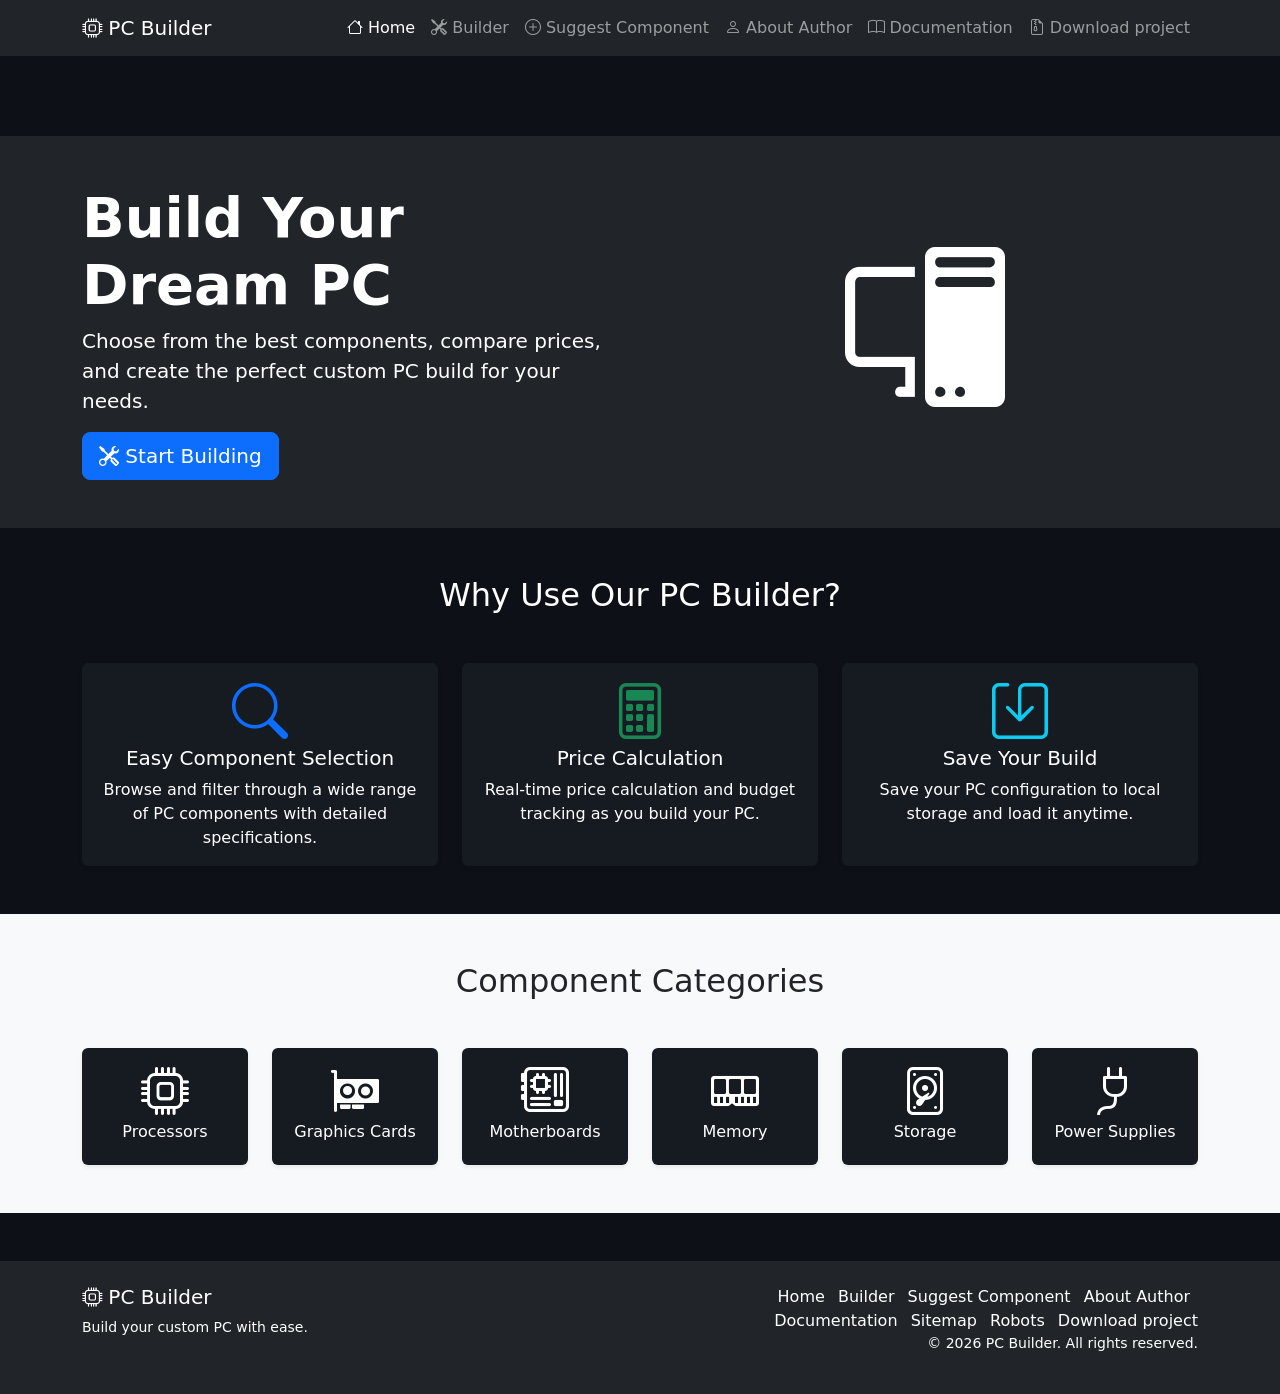
<file: index.html>
<!DOCTYPE html>
<html lang="en">

<head>
    <meta charset="UTF-8">
    <meta name="viewport" content="width=device-width, initial-scale=1.0">
    <meta name="description"
        content="PC Builder - Build your custom PC with ease. Choose components, compare prices, and create your dream build.">
    <title>PC Builder - Home</title>
    <!-- Bootstrap 5 CSS -->
    <link href="https://cdn.jsdelivr.net/npm/bootstrap@5.3.2/dist/css/bootstrap.min.css" rel="stylesheet">
    <!-- Bootstrap Icons -->
    <link href="https://cdn.jsdelivr.net/npm/bootstrap-icons@1.11.1/font/bootstrap-icons.css" rel="stylesheet">
    <!-- Font Awesome Icons -->
    <link href="https://cdnjs.cloudflare.com/ajax/libs/font-awesome/6.5.2/css/all.min.css" rel="stylesheet">
    <!-- Custom CSS -->
    <link rel="stylesheet" href="assets/css/style.css">
    <!-- Favicon -->
    <link rel="shortcut icon" href="assets/images/favicon/fav.png" type="image/x-icon">
</head>

<body>
    <!-- Navigation -->
    <nav class="navbar navbar-expand-lg navbar-dark bg-dark fixed-top">
        <div class="container">
            <a class="navbar-brand" href="index.html">
                <i class="bi bi-cpu"></i> PC Builder
            </a>
            <button class="navbar-toggler" type="button" data-bs-toggle="collapse" data-bs-target="#navbarNav">
                <span class="navbar-toggler-icon"></span>
            </button>
            <div class="collapse navbar-collapse" id="navbarNav">
                <ul class="navbar-nav ms-auto">
                    <li class="nav-item">
                        <a class="nav-link active" href="index.html"><i class="bi bi-house"></i> Home</a>
                    </li>
                    <li class="nav-item">
                        <a class="nav-link" href="builder.html"><i class="bi bi-tools"></i> Builder</a>
                    </li>
                    <li class="nav-item">
                        <a class="nav-link" href="suggest.html"><i class="bi bi-plus-circle"></i> Suggest Component</a>
                    </li>
                    <li class="nav-item">
                        <a class="nav-link" href="author.html"><i class="bi bi-person"></i> About Author</a>
                    </li>
                    <li class="nav-item">
                        <a class="nav-link" href="doc.pdf" target="_blank"><i class="bi bi-book"></i>
                            Documentation</a>
                    </li>
                    <li class="nav-item">
                        <a class="nav-link" href="sajt.zip" target="_blank" rel="noopener noreferrer"><i class="bi bi-file-earmark-zip"></i>
                            Download project</a>
                    </li>
                </ul>
            </div>
        </div>
    </nav>

    <!-- Hero Section -->
    <header class="hero-section bg-dark text-white py-5" style="margin-top: 56px;">
        <div class="container">
            <div class="row align-items-center min-vh-50">
                <div class="col-lg-6">
                    <h1 class="display-4 fw-bold">Build Your Dream PC</h1>
                    <p class="lead">Choose from the best components, compare prices, and create the perfect custom PC
                        build for your needs.</p>
                    <a href="builder.html" class="btn btn-primary btn-lg">
                        <i class="bi bi-tools"></i> Start Building
                    </a>
                </div>
                <div class="col-lg-6 text-center">
                    <i class="bi bi-pc-display" style="font-size: 10rem;"></i>
                </div>
            </div>
        </div>
    </header>

    <!-- Features Section -->
    <section class="py-5">
        <div class="container">
            <h2 class="text-center text-white mb-5">Why Use Our PC Builder?</h2>
            <div class="row g-4">
                <div class="col-md-4">
                    <div class="card h-100 border-0 shadow-sm">
                        <div class="card-body text-center">
                            <i class="bi bi-search display-4 text-primary mb-3"></i>
                            <h5 class="card-title">Easy Component Selection</h5>
                            <p class="card-text">Browse and filter through a wide range of PC components with detailed
                                specifications.</p>
                        </div>
                    </div>
                </div>
                <div class="col-md-4">
                    <div class="card h-100 border-0 shadow-sm">
                        <div class="card-body text-center">
                            <i class="bi bi-calculator display-4 text-success mb-3"></i>
                            <h5 class="card-title">Price Calculation</h5>
                            <p class="card-text">Real-time price calculation and budget tracking as you build your PC.
                            </p>
                        </div>
                    </div>
                </div>
                <div class="col-md-4">
                    <div class="card h-100 border-0 shadow-sm">
                        <div class="card-body text-center">
                            <i class="bi bi-save display-4 text-info mb-3"></i>
                            <h5 class="card-title">Save Your Build</h5>
                            <p class="card-text">Save your PC configuration to local storage and load it anytime.</p>
                        </div>
                    </div>
                </div>
            </div>
        </div>
    </section>

    <!-- Categories Preview -->
    <section class="py-5 bg-light">
        <div class="container">
            <h2 class="text-center mb-5">Component Categories</h2>
            <div class="row g-4">
                <div class="col-6 col-md-4 col-lg-2">
                    <a href="builder.html?category=processor" class="text-decoration-none">
                        <div class="card category-card h-100 border-0 shadow-sm text-center">
                            <div class="card-body">
                                <i class="bi bi-cpu display-5 mb-2"></i>
                                <h6 class="card-title text-white">Processors</h6>
                            </div>
                        </div>
                    </a>
                </div>
                <div class="col-6 col-md-4 col-lg-2">
                    <a href="builder.html?category=graphics_card" class="text-decoration-none">
                        <div class="card category-card h-100 border-0 shadow-sm text-center">
                            <div class="card-body">
                                <i class="bi bi-gpu-card display-5 mb-2"></i>
                                <h6 class="card-title text-white">Graphics Cards</h6>
                            </div>
                        </div>
                    </a>
                </div>
                <div class="col-6 col-md-4 col-lg-2">
                    <a href="builder.html?category=motherboard" class="text-decoration-none">
                        <div class="card category-card h-100 border-0 shadow-sm text-center">
                            <div class="card-body">
                                <i class="bi bi-motherboard display-5 mb-2"></i>
                                <h6 class="card-title text-white">Motherboards</h6>
                            </div>
                        </div>
                    </a>
                </div>
                <div class="col-6 col-md-4 col-lg-2">
                    <a href="builder.html?category=memory" class="text-decoration-none">
                        <div class="card category-card h-100 border-0 shadow-sm text-center">
                            <div class="card-body">
                                <i class="bi bi-memory display-5 mb-2"></i>
                                <h6 class="card-title text-white">Memory</h6>
                            </div>
                        </div>
                    </a>
                </div>
                <div class="col-6 col-md-4 col-lg-2">
                    <a href="builder.html?category=storage" class="text-decoration-none">
                        <div class="card category-card h-100 border-0 shadow-sm text-center">
                            <div class="card-body">
                                <i class="bi bi-device-hdd display-5 mb-2"></i>
                                <h6 class="card-title text-white">Storage</h6>
                            </div>
                        </div>
                    </a>
                </div>
                <div class="col-6 col-md-4 col-lg-2">
                    <a href="builder.html?category=power_supply" class="text-decoration-none">
                        <div class="card category-card h-100 border-0 shadow-sm text-center">
                            <div class="card-body">
                                <i class="bi bi-plug display-5 mb-2"></i>
                                <h6 class="card-title text-white">Power Supplies</h6>
                            </div>
                        </div>
                    </a>
                </div>
            </div>
        </div>
    </section>

    <!-- Footer -->
    <footer class="bg-dark text-white py-4 mt-5">
        <div class="container">
            <div class="row">
                <div class="col-md-6">
                    <h5><i class="bi bi-cpu"></i> PC Builder</h5>
                    <p class="small">Build your custom PC with ease.</p>
                </div>
                <div class="col-md-6 text-md-end">
                    <ul class="list-inline mb-0">
                        <li class="list-inline-item"><a href="index.html" class="text-white text-decoration-none">Home</a></li>
                        <li class="list-inline-item"><a href="builder.html" class="text-white text-decoration-none">Builder</a></li>
                        <li class="list-inline-item"><a href="suggest.html" class="text-white text-decoration-none">Suggest Component</a></li>
                        <li class="list-inline-item"><a href="author.html" class="text-white text-decoration-none">About Author</a></li>
                        <li class="list-inline-item"><a href="doc.pdf" target="_blank" class="text-white text-decoration-none">Documentation</a></li>
                        <li class="list-inline-item"><a href="sitemap.xml" target="_blank" class="text-white text-decoration-none">Sitemap</a></li>
                        <li class="list-inline-item"><a href="robots.txt" target="_blank" class="text-white text-decoration-none">Robots</a></li>
                        <li class="list-inline-item"><a href="sajt.zip" target="_blank" rel="noopener noreferrer" class="text-white text-decoration-none">Download project</a></li>
                    </ul>
                    <p class="small" id="footer-text">&copy; 2026 PC Builder. All rights reserved.</p>
                </div>
            </div>
        </div>
    </footer>

    <!-- Bootstrap 5 JS Bundle -->
    <script src="https://cdn.jsdelivr.net/npm/bootstrap@5.3.2/dist/js/bootstrap.bundle.min.js"></script>
    <!-- Custom JS -->
    <script src="assets/js/main.js"></script>
</body>

</html>
</file>
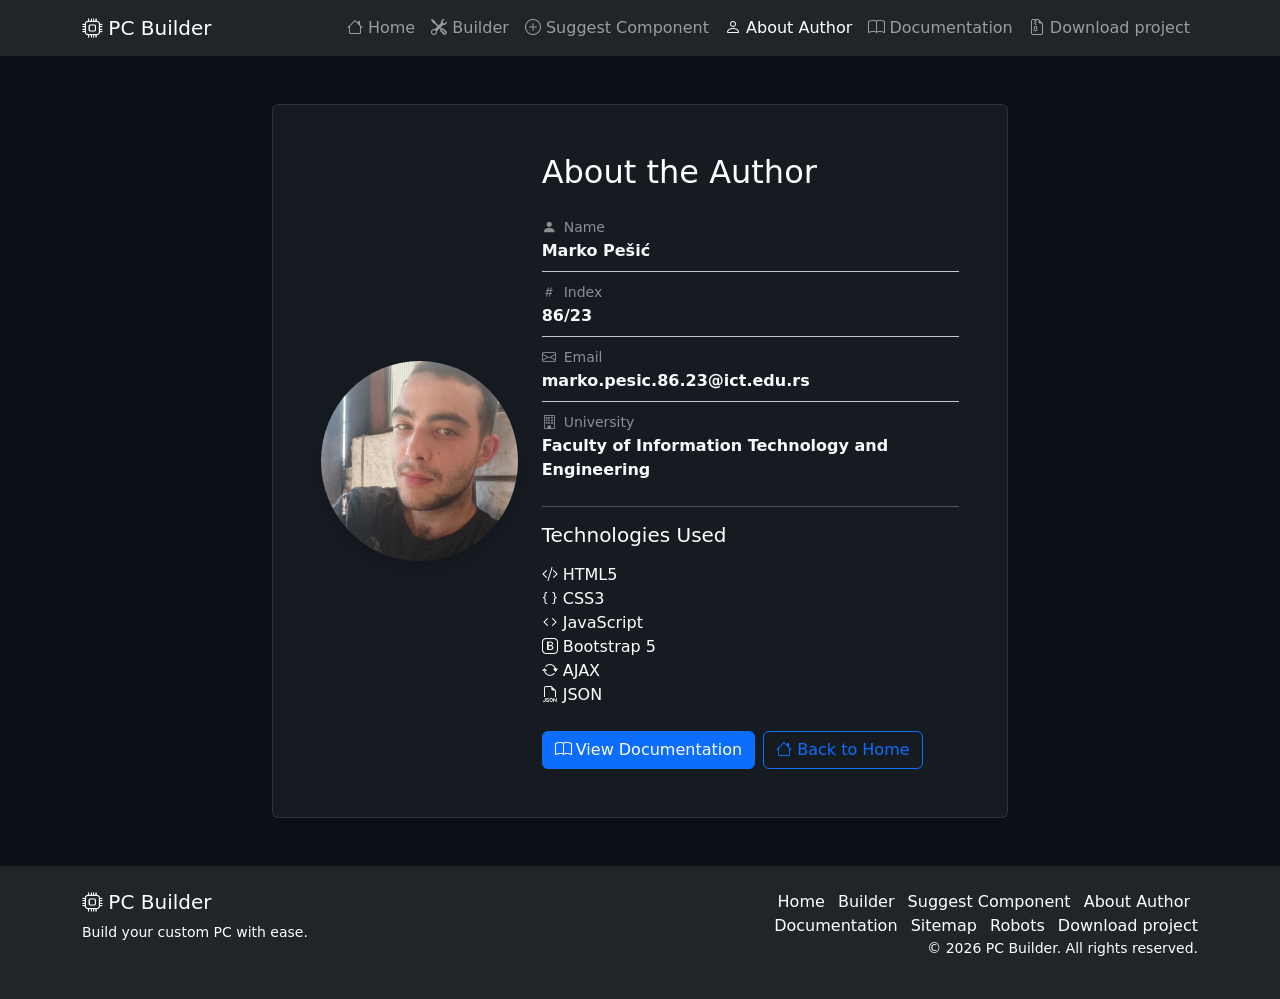
<file: author.html>
<!DOCTYPE html>
<html lang="en">

<head>
    <meta charset="UTF-8">
    <meta name="viewport" content="width=device-width, initial-scale=1.0">
    <meta name="description"
        content="PC Builder - Build your custom PC with ease. Choose components, compare prices, and create your dream build.">
    <title>PC Builder - Author</title>
    <!-- Bootstrap 5 CSS -->
    <link href="https://cdn.jsdelivr.net/npm/bootstrap@5.3.2/dist/css/bootstrap.min.css" rel="stylesheet">
    <!-- Bootstrap Icons -->
    <link href="https://cdn.jsdelivr.net/npm/bootstrap-icons@1.11.1/font/bootstrap-icons.css" rel="stylesheet">
    <!-- Font Awesome Icons -->
    <link href="https://cdnjs.cloudflare.com/ajax/libs/font-awesome/6.5.2/css/all.min.css" rel="stylesheet">
    <!-- Custom CSS -->
    <link rel="stylesheet" href="assets/css/style.css">
    <!-- Favicon -->
    <link rel="shortcut icon" href="assets/images/favicon/fav.png" type="image/x-icon">
</head>

<body>
    <!-- Navigation -->
    <nav class="navbar navbar-expand-lg navbar-dark bg-dark fixed-top">
        <div class="container">
            <a class="navbar-brand" href="index.html">
                <i class="bi bi-cpu"></i> PC Builder
            </a>
            <button class="navbar-toggler" type="button" data-bs-toggle="collapse" data-bs-target="#navbarNav">
                <span class="navbar-toggler-icon"></span>
            </button>
            <div class="collapse navbar-collapse" id="navbarNav">
                <ul class="navbar-nav ms-auto">
                    <li class="nav-item">
                        <a class="nav-link" href="index.html"><i class="bi bi-house"></i> Home</a>
                    </li>
                    <li class="nav-item">
                        <a class="nav-link" href="builder.html"><i class="bi bi-tools"></i> Builder</a>
                    </li>
                    <li class="nav-item">
                        <a class="nav-link" href="suggest.html"><i class="bi bi-plus-circle"></i> Suggest Component</a>
                    </li>
                    <li class="nav-item">
                        <a class="nav-link active" href="author.html"><i class="bi bi-person"></i> About Author</a>
                    </li>
                    <li class="nav-item">
                        <a class="nav-link" href="doc.pdf" target="_blank"><i class="bi bi-book"></i>
                            Documentation</a>
                    </li>
                    <li class="nav-item">
                        <a class="nav-link" href="sajt.zip" target="_blank" rel="noopener noreferrer"><i class="bi bi-file-earmark-zip"></i>
                            Download project</a>
                    </li>
                </ul>
            </div>
        </div>
    </nav>

    <div class="container mt-4">
        <div class="row justify-content-center">
            <div class="col-lg-8">
                <div class="card shadow">
                    <div class="card-body p-5">
                        <div class="row align-items-center">
                            <div class="col-md-4 text-center mb-4 mb-md-0">
                                <div class="author-photo-container">
                                    <img src="assets/images/aboutPhoto/me.jpeg" alt="Author Photo"
                                        class="img-fluid rounded-circle shadow"
                                        style="width: 200px; height: 200px; object-fit: cover;">

                                </div>
                            </div>
                            <div class="col-md-8">
                                <h2 class="mb-3">About the Author</h2>

                                <div class="list-group list-group-flush bg-transparent">
                                    <div class="list-group-item bg-transparent border-secondary-subtle py-2 px-0">
                                        <small class="text-white-50"><i class="bi bi-person-fill me-2"></i>Name</small>
                                        <div class="fw-bold"><span class="text-light">Marko Pešić</span></div>
                                    </div>
                                    <div class="list-group-item bg-transparent border-secondary-subtle py-2 px-0">
                                        <small class="text-white-50"><i class="bi bi-hash me-2"></i>Index</small>
                                        <div class="fw-bold"><span class="text-light">86/23</span></div>
                                    </div>
                                    <div class="list-group-item bg-transparent border-secondary-subtle py-2 px-0">
                                        <small class="text-white-50"><i class="bi bi-envelope me-2"></i>Email</small>
                                        <div class="fw-bold text-break"><span class="text-light">marko.pesic.86.23@ict.edu.rs</span></div>
                                    </div>
                                    <div class="list-group-item bg-transparent py-2 px-0">
                                        <small class="text-white-50"><i class="bi bi-building me-2"></i>University</small>
                                        <div class="fw-bold"><span class="text-light">Faculty of Information Technology and Engineering</span></div>
                                    </div>
                                </div>

                                <hr>

                                <h5>Technologies Used</h5>
                                <p class="text-white-50">
                                <ul class="list-unstyled">
                                    <li class="list-group-item"><i class="bi bi-code-slash"></i> HTML5</li>
                                    <li class="list-group-item"><i class="bi bi-braces"></i> CSS3</li>
                                    <li class="list-group-item"><i class="bi bi-code"></i> JavaScript</li>
                                    <li class="list-group-item"><i class="bi bi-bootstrap"></i> Bootstrap 5</li>
                                    <li class="list-group-item"><i class="bi bi-arrow-repeat"></i> AJAX</li>
                                    <li class="list-group-item"><i class="bi bi-filetype-json"></i> JSON</li>
                                </ul>
                                </p>

                                <div class="mt-4 d-flex flex-wrap gap-2">
                                    <a href="doc.pdf" target="_blank" class="btn btn-primary">
                                        <i class="bi bi-book"></i> View Documentation
                                    </a>
                                    <a href="index.html" class="btn btn-outline-primary">
                                        <i class="bi bi-house"></i> Back to Home
                                    </a>
                                </div>
                            </div>
                        </div>
                    </div>
                </div>
            </div>
        </div>
    </div>

    <!-- Footer -->
    <footer class="bg-dark text-white py-4 mt-5">
        <div class="container">
            <div class="row">
                <div class="col-md-6">
                    <h5><i class="bi bi-cpu"></i> PC Builder</h5>
                    <p class="small">Build your custom PC with ease.</p>
                </div>
                <div class="col-md-6 text-md-end">
                    <ul class="list-inline mb-0">
                        <li class="list-inline-item"><a href="index.html" class="text-white text-decoration-none">Home</a></li>
                        <li class="list-inline-item"><a href="builder.html" class="text-white text-decoration-none">Builder</a></li>
                        <li class="list-inline-item"><a href="suggest.html" class="text-white text-decoration-none">Suggest Component</a></li>
                        <li class="list-inline-item"><a href="author.html" class="text-white text-decoration-none">About Author</a></li>
                        <li class="list-inline-item"><a href="doc.pdf" target="_blank" class="text-white text-decoration-none">Documentation</a></li>
                        <li class="list-inline-item"><a href="sitemap.xml" target="_blank" class="text-white text-decoration-none">Sitemap</a></li>
                        <li class="list-inline-item"><a href="robots.txt" target="_blank" class="text-white text-decoration-none">Robots</a></li>
                        <li class="list-inline-item"><a href="sajt.zip" target="_blank" rel="noopener noreferrer" class="text-white text-decoration-none">Download project</a></li>
                    </ul>
                    <p class="small" id="footer-text">&copy; 2026 PC Builder. All rights reserved.</p>
                </div>
            </div>
        </div>
    </footer>

    <script src="https://cdn.jsdelivr.net/npm/bootstrap@5.3.2/dist/js/bootstrap.bundle.min.js"></script>
    <script src="assets/js/main.js"></script>
</body>

</html>
</file>
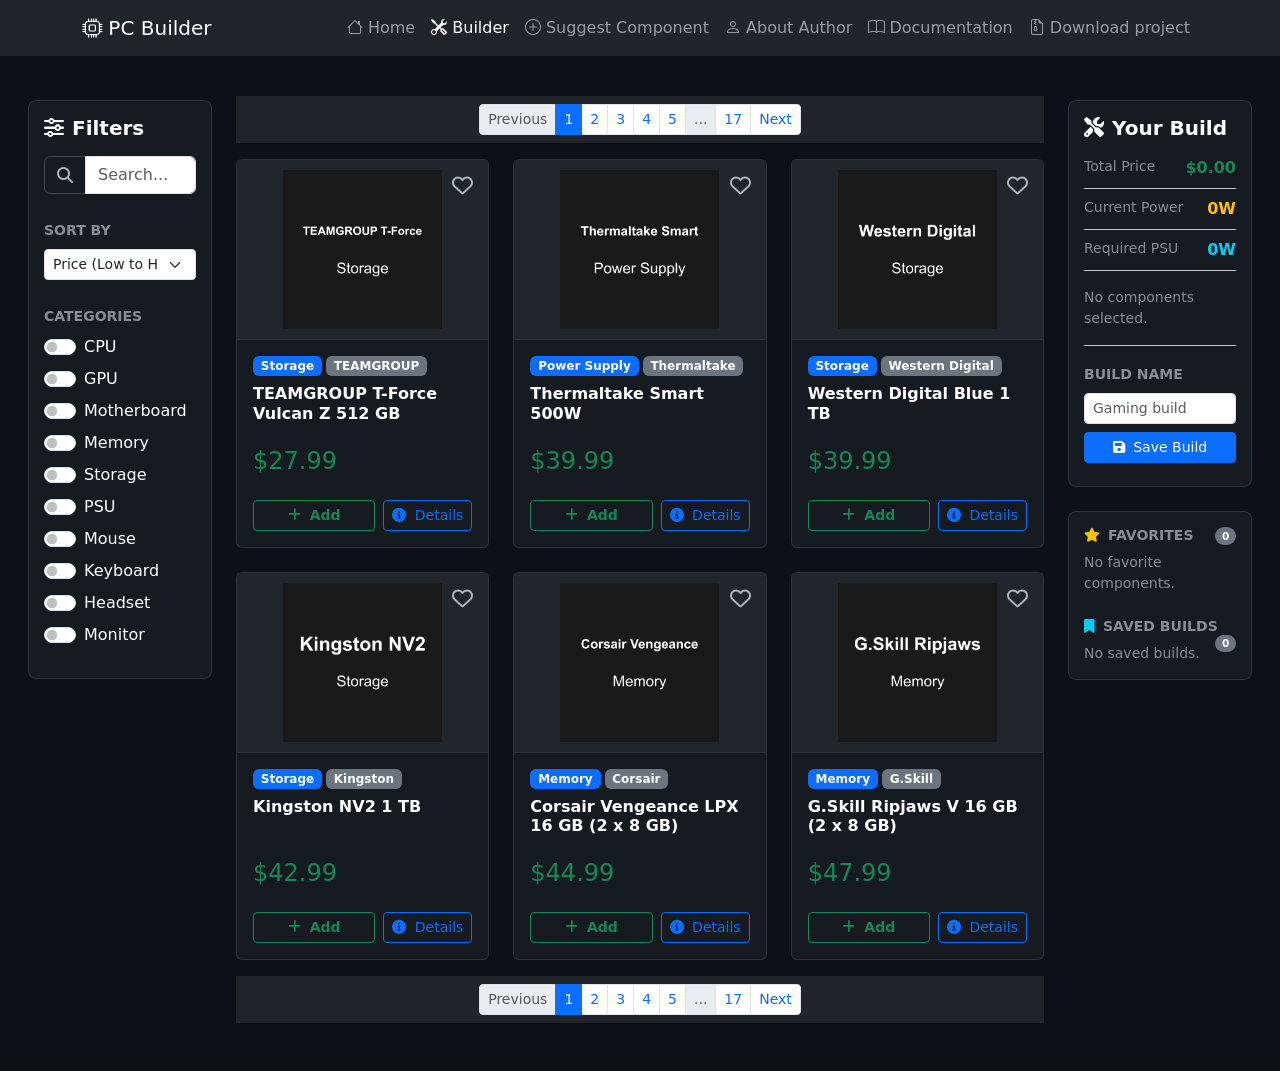
<file: builder.html>
<!DOCTYPE html>
<html lang="en">

<head>
    <meta charset="UTF-8">
    <meta name="viewport" content="width=device-width, initial-scale=1.0">
    <meta name="description"
        content="PC Builder - Build your custom PC with ease. Choose components, compare prices, and create your dream build.">
    <title>PC Builder - Builder</title>
    <!-- Bootstrap 5 CSS -->
    <link href="https://cdn.jsdelivr.net/npm/bootstrap@5.3.2/dist/css/bootstrap.min.css" rel="stylesheet">
    <!-- Bootstrap Icons -->
    <link href="https://cdn.jsdelivr.net/npm/bootstrap-icons@1.11.1/font/bootstrap-icons.css" rel="stylesheet">
    <!-- Font Awesome Icons -->
    <link href="https://cdnjs.cloudflare.com/ajax/libs/font-awesome/6.5.2/css/all.min.css" rel="stylesheet">
    <!-- Custom CSS -->
    <link rel="stylesheet" href="assets/css/style.css">
    <!-- Favicon -->
    <link rel="shortcut icon" href="assets/images/favicon/fav.png" type="image/x-icon">
</head>

<body>

    <!-- ==================== NAVIGATION ==================== -->
    <nav class="navbar navbar-expand-lg navbar-dark bg-dark fixed-top">
        <div class="container">
            <a class="navbar-brand" href="index.html">
                <i class="bi bi-cpu"></i> PC Builder
            </a>
            <button class="navbar-toggler" type="button" data-bs-toggle="collapse" data-bs-target="#navbarNav">
                <span class="navbar-toggler-icon"></span>
            </button>
            <div class="collapse navbar-collapse" id="navbarNav">
                <ul class="navbar-nav ms-auto">
                    <li class="nav-item">
                        <a class="nav-link" href="index.html"><i class="bi bi-house"></i> Home</a>
                    </li>
                    <li class="nav-item">
                        <a class="nav-link active" href="builder.html"><i class="bi bi-tools"></i> Builder</a>
                    </li>
                    <li class="nav-item">
                        <a class="nav-link" href="suggest.html"><i class="bi bi-plus-circle"></i> Suggest Component</a>
                    </li>
                    <li class="nav-item">
                        <a class="nav-link" href="author.html"><i class="bi bi-person"></i> About Author</a>
                    </li>
                    <li class="nav-item">
                        <a class="nav-link" href="doc.pdf" target="_blank"><i class="bi bi-book"></i>
                            Documentation</a>
                    </li>
                    <li class="nav-item">
                        <a class="nav-link" href="sajt.zip" target="_blank" rel="noopener noreferrer"><i class="bi bi-file-earmark-zip"></i>
                            Download project</a>
                    </li>
                </ul>
            </div>
        </div>
    </nav>

    <!-- ==================== MOBILE TOGGLE BUTTONS ==================== -->
    <!-- Mobile Filter Toggle Button -->
    <button class="btn btn-primary mobile-filter-toggle d-md-none" type="button" data-bs-toggle="offcanvas"
        data-bs-target="#filtersCanvas">
        <i class="fa-solid fa-sliders"></i> <span class="text-white">Filters</span>
    </button>

    <!-- Mobile Build Toggle Button -->
    <button class="btn btn-success mobile-build-toggle d-md-none" type="button" data-bs-toggle="offcanvas"
        data-bs-target="#builderCanvas">
        <i class="fa-solid fa-screwdriver-wrench"></i> <span class="text-white">Build</span>
    </button>

    <!-- ==================== MAIN CONTENT AREA ==================== -->
    <div class="container-fluid mt-3 mb-5">
        <div class="row px-md-3">

            <!-- ==================== LEFT SIDEBAR - DESKTOP FILTERS ==================== -->
            <aside class="col-md-3 col-lg-2 d-none d-md-block sidebar">
                <div class="side-panel">
                    <h5 class="fw-bold mb-3 text-white"><i class="fa-solid fa-sliders text-white me-2"></i>Filters</h5>

                    <div class="input-group mb-4">
                        <span class="input-group-text bg-transparent">
                            <i class="fa-solid fa-magnifying-glass"></i>
                        </span>
                        <input type="text" id="search-desktop" name="search-desktop" class="form-control"
                            placeholder="Search..." aria-label="Search components">
                    </div>

                    <div class="mb-4">
                        <label for="sort-desktop" class="form-label text-white-50 small text-uppercase fw-bold">Sort
                            By</label>
                        <select id="sort-desktop" name="sort-desktop" class="form-select form-select-sm">
                            <option value="price-low-high">Price (Low to High)</option>
                            <option value="price-high-low">Price (High to Low)</option>
                            <option value="a-z">A-Z</option>
                            <option value="z-a">Z-A</option>
                            <option value="newest">Date Released (Newest First)</option>
                            <option value="oldest">Date Released (Oldest First)</option>
                        </select>
                    </div>

                    <div class="mb-3">
                        <label class="form-label text-white-50 small text-uppercase fw-bold">Categories</label>

                        <div class="form-check form-switch mb-2">
                            <input class="form-check-input" type="checkbox" id="cpu-desktop" name="category"
                                value="processor">
                            <label class="form-check-label" for="cpu-desktop">CPU</label>
                        </div>

                        <div class="form-check form-switch mb-2">
                            <input class="form-check-input" type="checkbox" id="gpu-desktop" name="category"
                                value="graphics_card">
                            <label class="form-check-label" for="gpu-desktop">GPU</label>
                        </div>

                        <div class="form-check form-switch mb-2">
                            <input class="form-check-input" type="checkbox" id="mobo-desktop" name="category"
                                value="motherboard">
                            <label class="form-check-label" for="mobo-desktop">Motherboard</label>
                        </div>

                        <div class="form-check form-switch mb-2">
                            <input class="form-check-input" type="checkbox" id="ram-desktop" name="category"
                                value="memory">
                            <label class="form-check-label" for="ram-desktop">Memory</label>
                        </div>

                        <div class="form-check form-switch mb-2">
                            <input class="form-check-input" type="checkbox" id="storage-desktop" name="category"
                                value="storage">
                            <label class="form-check-label" for="storage-desktop">Storage</label>
                        </div>

                        <div class="form-check form-switch mb-2">
                            <input class="form-check-input" type="checkbox" id="psu-desktop" name="category"
                                value="power_supply">
                            <label class="form-check-label" for="psu-desktop">PSU</label>
                        </div>

                        <div class="form-check form-switch mb-2">
                            <input class="form-check-input" type="checkbox" id="mouse-desktop" name="category"
                                value="mouse">
                            <label class="form-check-label" for="mouse-desktop">Mouse</label>
                        </div>

                        <div class="form-check form-switch mb-2">
                            <input class="form-check-input" type="checkbox" id="keyboard-desktop" name="category"
                                value="keyboard">
                            <label class="form-check-label" for="keyboard-desktop">Keyboard</label>
                        </div>

                        <div class="form-check form-switch mb-2">
                            <input class="form-check-input" type="checkbox" id="headset-desktop" name="category"
                                value="headset">
                            <label class="form-check-label" for="headset-desktop">Headset</label>
                        </div>

                        <div class="form-check form-switch mb-2">
                            <input class="form-check-input" type="checkbox" id="monitor-desktop" name="category"
                                value="monitor">
                            <label class="form-check-label" for="monitor-desktop">Monitor</label>
                        </div>
                    </div>
                </div>
            </aside>

            <!-- ==================== MAIN CONTENT - COMPONENTS ==================== -->
            <main class="col-12 col-md-6 col-lg-8">
                <!-- Top Pagination -->
                <div class="bg-dark pt-2 pb-2 mb-3">
                    <div class="container">
                        <div class="row">
                            <div class="col-12">
                                <div class="d-flex justify-content-center">
                                    <nav>
                                        <ul class="pagination pagination-sm mb-0">
                                            <li class="page-item disabled"><a class="page-link" href="#">Previous</a></li>
                                            <li class="page-item active"><a class="page-link" href="#">1</a></li>
                                            <li class="page-item"><a class="page-link" href="#">2</a></li>
                                            <li class="page-item"><a class="page-link" href="#">3</a></li>
                                            <li class="page-item"><a class="page-link" href="#">Next</a></li>
                                        </ul>
                                    </nav>
                                </div>
                            </div>
                        </div>
                    </div>
                </div>

                <!-- ==================== COMPONENTS GRID ==================== -->
                <div class="row g-4" id="components-holder">
                    <div class="col-12">
                        <div class="alert alert-secondary mb-0">Loading components...</div>
                    </div>
                </div>

                <!-- ==================== BOTTOM PAGINATION ==================== -->
                <!-- Bottom Pagination -->
                <div class="bg-dark pt-2 pb-2 mt-3">
                    <div class="container">
                        <div class="row">
                            <div class="col-12">
                                <div class="d-flex justify-content-center">
                                    <nav>
                                        <ul class="pagination pagination-sm mb-0">
                                            <li class="page-item disabled"><a class="page-link" href="#">Previous</a></li>
                                            <li class="page-item active"><a class="page-link" href="#">1</a></li>
                                            <li class="page-item"><a class="page-link" href="#">2</a></li>
                                            <li class="page-item"><a class="page-link" href="#">3</a></li>
                                            <li class="page-item"><a class="page-link" href="#">Next</a></li>
                                        </ul>
                                    </nav>
                                </div>
                            </div>
                        </div>
                    </div>
                </div>

            </main>

            <!-- ==================== RIGHT SIDEBAR - BUILD & FAVORITES ==================== -->
            <aside class="col-md-3 col-lg-2 d-none d-md-block sidebar">
                <div class="side-panel mb-4" id="desktop-build-panel">
                    <h5 class="fw-bold mb-3 text-white"><i
                            class="fa-solid fa-screwdriver-wrench text-white me-2"></i>Your Build
                    </h5>

                    <div class="d-flex justify-content-between border-bottom border-secondary-subtle pb-2 mb-2">
                        <span class="small text-white-50">Total Price</span>
                        <span class="fw-bold text-success" id="desktop-total-price">$0.00</span>
                    </div>
                    <div class="d-flex justify-content-between border-bottom border-secondary-subtle pb-2 mb-2">
                        <span class="small text-white-50">Current Power</span>
                        <span class="fw-bold text-warning" id="desktop-current-power">0W</span>
                    </div>
                    <div class="d-flex justify-content-between border-bottom border-secondary-subtle pb-2 mb-3">
                        <span class="small text-white-50">Required PSU</span>
                        <span class="fw-bold text-info" id="desktop-required-power">0W</span>
                    </div>

                    <div id="desktop-compatibility-alerts"></div>

                    <div id="desktop-build-list"></div>

                    <div class="mt-3 pt-3 border-top border-secondary-subtle">
                        <label for="desktop-build-name" class="form-label text-white-50 small text-uppercase fw-bold">Build Name</label>
                        <input type="text" class="form-control form-control-sm build-name-input" id="desktop-build-name"
                            placeholder="Gaming build">
                        <button class="btn btn-primary btn-sm w-100 mt-2 save-build-btn" type="button">
                            <i class="fa-solid fa-floppy-disk me-1"></i> Save Build
                        </button>
                        <p class="small mt-2 mb-0 save-build-status text-white-50"></p>
                    </div>

                </div>

                <div class="side-panel" id="desktop-favorites-panel">
                    <h6 class="fw-bold text-uppercase small text-white-50 mb-2"><i
                            class="fa-solid fa-star text-warning me-2"></i>Favorites
                        <span class="badge bg-secondary rounded-pill float-end" id="desktop-favorite-count">0</span>
                    </h6>
                    <div id="desktop-favorites-list"></div>

                    <h6 class="fw-bold text-uppercase small text-white-50 mt-4 mb-2"><i
                            class="fa-solid fa-bookmark text-info me-2"></i>Saved Builds
                        <span class="badge bg-secondary rounded-pill float-end" id="desktop-saved-build-count">0</span>
                    </h6>
                    <div id="desktop-saved-builds-list"></div>
                </div>
            </aside>

        </div>
    </div>

    <!-- ==================== MOBILE FILTERS OFFCANVAS ==================== -->
    <div class="offcanvas offcanvas-start bg-dark" id="filtersCanvas">
        <div class="offcanvas-header border-bottom border-secondary-subtle">
            <h5 class="fw-bold mb-0 text-white"><i class="fa-solid fa-sliders text-white me-2"></i>Filters</h5>
            <button class="btn-close btn-close-white" data-bs-dismiss="offcanvas" aria-label="Close"></button>
        </div>
        <div class="offcanvas-body">
            <h5 class="fw-bold mb-3 text-white"><i class="fa-solid fa-sliders text-white me-2"></i>Filters</h5>

            <div class="input-group mb-4">
                <span class="input-group-text bg-transparent"><i class="fa-solid fa-magnifying-glass"></i></span>
                <input type="text" id="search-mobile" name="search-mobile" class="form-control" placeholder="Search..."
                    aria-label="Search components">
            </div>

            <div class="mb-4">
                <label for="sort-mobile" class="form-label text-white-50 small text-uppercase fw-bold">Sort By</label>
                <select id="sort-mobile" name="sort-mobile" class="form-select form-select-sm">
                    <option value="price-low-high">Price (Low to High)</option>
                    <option value="price-high-low">Price (High to Low)</option>
                    <option value="a-z">A-Z</option>
                    <option value="z-a">Z-A</option>
                    <option value="newest">Date Released (Newest First)</option>
                    <option value="oldest">Date Released (Oldest First)</option>
                </select>
            </div>

            <div class="mb-3">
                <label class="form-label text-white-50 small text-uppercase fw-bold">Categories</label>

                <div class="form-check form-switch mb-2">
                    <input class="form-check-input" type="checkbox" id="cpu-mobile" name="category" value="processor">
                    <label class="form-check-label" for="cpu-mobile">CPU</label>
                </div>

                <div class="form-check form-switch mb-2">
                    <input class="form-check-input" type="checkbox" id="gpu-mobile" name="category"
                        value="graphics_card">
                    <label class="form-check-label" for="gpu-mobile">GPU</label>
                </div>

                <div class="form-check form-switch mb-2">
                    <input class="form-check-input" type="checkbox" id="mobo-mobile" name="category"
                        value="motherboard">
                    <label class="form-check-label" for="mobo-mobile">Motherboard</label>
                </div>

                <div class="form-check form-switch mb-2">
                    <input class="form-check-input" type="checkbox" id="ram-mobile" name="category" value="memory">
                    <label class="form-check-label" for="ram-mobile">Memory</label>
                </div>

                <div class="form-check form-switch mb-2">
                    <input class="form-check-input" type="checkbox" id="storage-mobile" name="category" value="storage">
                    <label class="form-check-label" for="storage-mobile">Storage</label>
                </div>

                <div class="form-check form-switch mb-2">
                    <input class="form-check-input" type="checkbox" id="psu-mobile" name="category"
                        value="power_supply">
                    <label class="form-check-label" for="psu-mobile">PSU</label>
                </div>

                <div class="form-check form-switch mb-2">
                    <input class="form-check-input" type="checkbox" id="mouse-mobile" name="category" value="mouse">
                    <label class="form-check-label" for="mouse-mobile">Mouse</label>
                </div>

                <div class="form-check form-switch mb-2">
                    <input class="form-check-input" type="checkbox" id="keyboard-mobile" name="category"
                        value="keyboard">
                    <label class="form-check-label" for="keyboard-mobile">Keyboard</label>
                </div>

                <div class="form-check form-switch mb-2">
                    <input class="form-check-input" type="checkbox" id="headset-mobile" name="category" value="headset">
                    <label class="form-check-label" for="headset-mobile">Headset</label>
                </div>

                <div class="form-check form-switch mb-2">
                    <input class="form-check-input" type="checkbox" id="monitor-mobile" name="category" value="monitor">
                    <label class="form-check-label" for="monitor-mobile">Monitor</label>
                </div>
            </div>
        </div>
    </div>

    <!-- ==================== MOBILE BUILD OFFCANVAS ==================== -->
    <div class="offcanvas offcanvas-end bg-dark" id="builderCanvas">
        <div class="offcanvas-header border-bottom border-secondary-subtle">
            <h5 class="fw-bold mb-0 text-white"><i class="fa-solid fa-screwdriver-wrench text-white me-2"></i>Your Build
            </h5>
            <button class="btn-close btn-close-white" data-bs-dismiss="offcanvas" aria-label="Close"></button>
        </div>
        <div class="offcanvas-body">
            <div class="d-flex justify-content-between border-bottom border-secondary-subtle pb-2 mb-2">
                <span class="small text-white-50">Total Price</span>
                <span class="fw-bold text-success" id="mobile-total-price">$0.00</span>
            </div>
            <div class="d-flex justify-content-between border-bottom border-secondary-subtle pb-2 mb-2">
                <span class="small text-white-50">Current Power</span>
                <span class="fw-bold text-warning" id="mobile-current-power">0W</span>
            </div>
            <div class="d-flex justify-content-between border-bottom border-secondary-subtle pb-2 mb-3">
                <span class="small text-white-50">Required PSU</span>
                <span class="fw-bold text-info" id="mobile-required-power">0W</span>
            </div>

            <div id="mobile-compatibility-alerts"></div>

            <div id="mobile-build-list"></div>

            <div class="mt-3 pt-3 border-top border-secondary-subtle">
                <label for="mobile-build-name" class="form-label text-white-50 small text-uppercase fw-bold">Build Name</label>
                <input type="text" class="form-control form-control-sm build-name-input" id="mobile-build-name"
                    placeholder="Gaming build">
                <button class="btn btn-primary btn-sm w-100 mt-2 save-build-btn" type="button">
                    <i class="fa-solid fa-floppy-disk me-1"></i> Save Build
                </button>
                <p class="small mt-2 mb-0 save-build-status text-white-50"></p>
            </div>

            
            <h6 class="fw-bold text-uppercase small text-white-50 mt-4 mb-2"><i
                    class="fa-solid fa-star text-warning me-2"></i>Favorites
                <span class="badge bg-secondary rounded-pill float-end" id="mobile-favorite-count">0</span>
            </h6>
            <div id="mobile-favorites-list"></div>

            <h6 class="fw-bold text-uppercase small text-white-50 mt-4 mb-2"><i
                    class="fa-solid fa-bookmark text-info me-2"></i>Saved Builds
                <span class="badge bg-secondary rounded-pill float-end" id="mobile-saved-build-count">0</span>
            </h6>
            <div id="mobile-saved-builds-list"></div>
        </div>
    </div>

    <!-- ==================== COMPONENT DETAILS MODAL ==================== -->
    <div class="modal fade" id="componentModal">
        <div class="modal-dialog modal-lg modal-dialog-centered">
            <div class="modal-content">
                <div class="modal-header border-bottom border-secondary-subtle">
                    <h5 class="modal-title fw-bold">Component Details</h5>
                    <button class="btn-close" data-bs-dismiss="modal" aria-label="Close"></button>
                </div>
                <div class="modal-body">
                    <div class="row">
                        <div class="col-md-5">
                            <img src="assets/images/cpu_1.png" class="img-fluid rounded" alt="Detail Image"
                                id="modal-image">
                        </div>
                        <div class="col-md-7">
                            <h4 id="modal-title">AMD Ryzen 5 7600X</h4>
                            <h3 id="modal-price" class="text-success mb-3">$229.00</h3>
                            
                            <!-- Category and Brand Badges -->
                            <div class="mb-3 d-flex gap-2">
                                <span id="modal-category" class="badge bg-primary">Category</span>
                                <span id="modal-brand" class="badge bg-secondary">Brand</span>
                            </div>
                            
                            <button class="btn btn-success fw-bold" id="modal-build-button"><i class="fa-solid fa-plus me-1"></i> Add to
                                Build</button>
                        </div>
                    </div>
                    
                    <!-- Specifications Section -->
                    <div class="row mt-4">
                        <div class="col-12">
                            <h5 class="fw-bold mb-3 border-bottom pb-2">Specifications</h5>
                            <div id="modal-specs">
                                <!-- Specs will be dynamically inserted here -->
                            </div>
                        </div>
                    </div>
                </div>
            </div>
        </div>
    </div>

    <!-- ==================== SCRIPTS ==================== -->
    <script src="https://cdn.jsdelivr.net/npm/bootstrap@5.3.3/dist/js/bootstrap.bundle.min.js"></script>
    <script src="assets/js/main.js"></script>
</body>
</html>
</file>
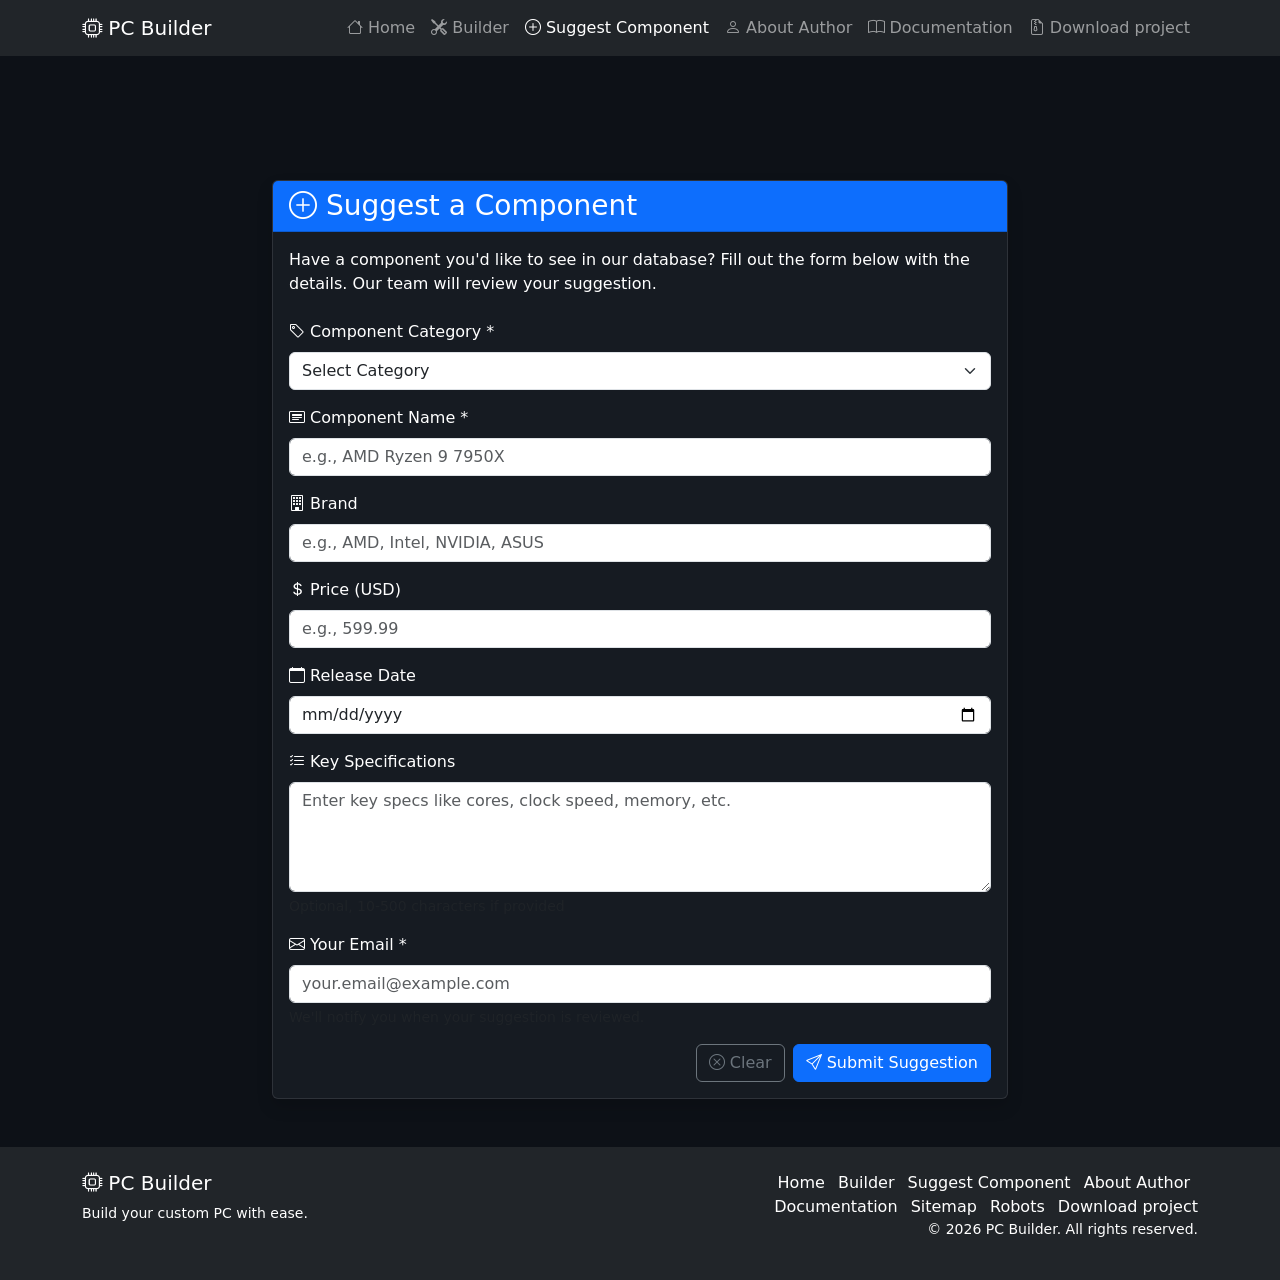
<file: suggest.html>
<!DOCTYPE html>
<html lang="en">

<head>
    <meta charset="UTF-8">
    <meta name="viewport" content="width=device-width, initial-scale=1.0">
    <meta name="description"
        content="PC Builder - Build your custom PC with ease. Choose components, compare prices, and create your dream build.">
    <title>PC Builder - Suggest a Component</title>
    <!-- Bootstrap 5 CSS -->
    <link href="https://cdn.jsdelivr.net/npm/bootstrap@5.3.2/dist/css/bootstrap.min.css" rel="stylesheet">
    <!-- Bootstrap Icons -->
    <link href="https://cdn.jsdelivr.net/npm/bootstrap-icons@1.11.1/font/bootstrap-icons.css" rel="stylesheet">
    <!-- Font Awesome Icons -->
    <link href="https://cdnjs.cloudflare.com/ajax/libs/font-awesome/6.5.2/css/all.min.css" rel="stylesheet">
    <!-- Custom CSS -->
    <link rel="stylesheet" href="assets/css/style.css">
    <!-- Favicon -->
    <link rel="shortcut icon" href="assets/images/favicon/fav.png" type="image/x-icon">
</head>
<body>
    <!-- Navigation -->
    <nav class="navbar navbar-expand-lg navbar-dark bg-dark fixed-top">
        <div class="container">
            <a class="navbar-brand" href="index.html">
                <i class="bi bi-cpu"></i> PC Builder
            </a>
            <button class="navbar-toggler" type="button" data-bs-toggle="collapse" data-bs-target="#navbarNav">
                <span class="navbar-toggler-icon"></span>
            </button>
            <div class="collapse navbar-collapse" id="navbarNav">
                <ul class="navbar-nav ms-auto">
                    <li class="nav-item">
                        <a class="nav-link" href="index.html"><i class="bi bi-house"></i> Home</a>
                    </li>
                    <li class="nav-item">
                        <a class="nav-link" href="builder.html"><i class="bi bi-tools"></i> Builder</a>
                    </li>
                    <li class="nav-item">
                        <a class="nav-link active" href="suggest.html"><i class="bi bi-plus-circle"></i> Suggest Component</a>
                    </li>
                    <li class="nav-item">
                        <a class="nav-link" href="author.html"><i class="bi bi-person"></i> About Author</a>
                    </li>
                    <li class="nav-item">
                        <a class="nav-link" href="doc.pdf" target="_blank"><i class="bi bi-book"></i>
                            Documentation</a>
                    </li>
                    <li class="nav-item">
                        <a class="nav-link" href="sajt.zip" target="_blank" rel="noopener noreferrer"><i class="bi bi-file-earmark-zip"></i>
                            Download project</a>
                    </li>
                </ul>
            </div>
        </div>
    </nav>

    <div class="container" style="margin-top: 100px;">
        <div class="row justify-content-center">
            <div class="col-lg-8">
                <div class="card shadow">
                    <div class="card-header bg-primary text-white">
                        <h3 class="mb-0"><i class="bi bi-plus-circle"></i> Suggest a Component</h3>
                    </div>
                    <div class="card-body">
                        <p class="mb-4 text-white">
                            Have a component you'd like to see in our database? Fill out the form below with the
                            details.
                            Our team will review your suggestion.
                        </p>

                        <form id="suggestForm" novalidate>
                            <div id="formMessage" class="alert d-none" role="alert"></div>

                            <!-- Component Category -->
                            <div class="mb-3">
                                <label for="componentCategory" class="form-label">
                                    <i class="bi bi-tag"></i> Component Category *
                                </label>
                                <select class="form-select" id="componentCategory" required>
                                    <option value="">Select Category</option>
                                    <option value="processor">Processor (CPU)</option>
                                    <option value="graphics_card">Graphics Card (GPU)</option>
                                    <option value="motherboard">Motherboard</option>
                                    <option value="memory">Memory (RAM)</option>
                                    <option value="storage">Storage</option>
                                    <option value="power_supply">Power Supply (PSU)</option>
                                    <option value="cpu_cooler">CPU Cooler</option>
                                    <option value="case">PC Case</option>
                                </select>
                                <div class="invalid-feedback">Please select a category.</div>
                            </div>

                            <!-- Component Name -->
                            <div class="mb-3">
                                <label for="componentName" class="form-label">
                                    <i class="bi bi-card-heading"></i> Component Name *
                                </label>
                                <input type="text" class="form-control" id="componentName"
                                    placeholder="e.g., AMD Ryzen 9 7950X" required pattern="^[A-Za-z0-9\s\-\.()+/]+$"
                                    minlength="3" maxlength="80">
                                <div class="invalid-feedback">Please enter a valid component name (letters, numbers,
                                    spaces, hyphens, parentheses only).</div>
                            </div>

                            <!-- Brand -->
                            <div class="mb-3">
                                <label for="componentBrand" class="form-label">
                                    <i class="bi bi-building"></i> Brand
                                </label>
                                <input type="text" class="form-control" id="componentBrand"
                                    placeholder="e.g., AMD, Intel, NVIDIA, ASUS" pattern="^[A-Za-z0-9\s\-\.&]+$"
                                    maxlength="40">
                                <div class="invalid-feedback">Please enter a valid brand name.</div>
                            </div>

                            <!-- Price -->
                            <div class="mb-3">
                                <label for="componentPrice" class="form-label">
                                    <i class="bi bi-currency-dollar"></i> Price (USD)
                                </label>
                                <input type="number" class="form-control" id="componentPrice" placeholder="e.g., 599.99"
                                    min="0.01" max="9999.99" step="0.01">
                                <div class="invalid-feedback">Please enter a valid price.</div>
                            </div>

                            <!-- Release Date -->
                            <div class="mb-3">
                                <label for="releaseDate" class="form-label">
                                    <i class="bi bi-calendar"></i> Release Date
                                </label>
                                <input type="date" class="form-control" id="releaseDate">
                                <div class="invalid-feedback">Please select a release date.</div>
                            </div>

                            <!-- Specifications -->
                            <div class="mb-3">
                                <label for="componentSpecs" class="form-label">
                                    <i class="bi bi-list-check"></i> Key Specifications
                                </label>
                                <textarea class="form-control" id="componentSpecs" rows="4"
                                    placeholder="Enter key specs like cores, clock speed, memory, etc."
                                    minlength="10" maxlength="500"></textarea>
                                <div class="form-text">Optional, 10-500 characters if provided</div>
                                <div class="invalid-feedback">Please provide specifications (min 10 chars).</div>
                            </div>

                            <!-- Email -->
                            <div class="mb-3">
                                <label for="userEmail" class="form-label">
                                    <i class="bi bi-envelope"></i> Your Email *
                                </label>
                                <input type="email" class="form-control" id="userEmail"
                                    placeholder="your.email@example.com" required>
                                <div class="form-text">We'll notify you when your suggestion is reviewed.</div>
                                <div class="invalid-feedback">Please enter a valid email address.</div>
                            </div>

                            <!-- Submit Buttons -->
                            <div class="d-grid gap-2 d-md-flex justify-content-md-end">
                                <button type="reset" class="btn btn-outline-secondary">
                                    <i class="bi bi-x-circle"></i> Clear
                                </button>
                                <button type="submit" class="btn btn-primary">
                                    <i class="bi bi-send"></i> Submit Suggestion
                                </button>
                            </div>
                        </form>

                        <!-- Success Message (Hidden by default) -->
                        <div id="successMessage" class="alert alert-success mt-4 d-none">
                            <h5><i class="bi bi-check-circle"></i> Thank you!</h5>
                            <p>Your component suggestion has been submitted successfully. We'll review it and get back
                                to you soon.</p>
                            <button class="btn btn-outline-success btn-sm" id="newSuggestion">Submit Another</button>
                        </div>
                    </div>
                </div>
            </div>
        </div>
    </div>

    <!-- Footer -->
    <footer class="bg-dark text-white py-4 mt-5">
        <div class="container">
            <div class="row">
                <div class="col-md-6">
                    <h5><i class="bi bi-cpu"></i> PC Builder</h5>
                    <p class="small">Build your custom PC with ease.</p>
                </div>
                <div class="col-md-6 text-md-end">
                    <ul class="list-inline mb-0">
                        <li class="list-inline-item"><a href="index.html" class="text-white text-decoration-none">Home</a></li>
                        <li class="list-inline-item"><a href="builder.html" class="text-white text-decoration-none">Builder</a></li>
                        <li class="list-inline-item"><a href="suggest.html" class="text-white text-decoration-none">Suggest Component</a></li>
                        <li class="list-inline-item"><a href="author.html" class="text-white text-decoration-none">About Author</a></li>
                        <li class="list-inline-item"><a href="doc.pdf" target="_blank" class="text-white text-decoration-none">Documentation</a></li>
                        <li class="list-inline-item"><a href="sitemap.xml" target="_blank" class="text-white text-decoration-none">Sitemap</a></li>
                        <li class="list-inline-item"><a href="robots.txt" target="_blank" class="text-white text-decoration-none">Robots</a></li>
                        <li class="list-inline-item"><a href="sajt.zip" target="_blank" rel="noopener noreferrer" class="text-white text-decoration-none">Download project</a></li>
                    </ul>
                    <p class="small" id="footer-text">&copy; 2026 PC Builder. All rights reserved.</p>
                </div>
            </div>
        </div>
    </footer>

    <script src="https://cdn.jsdelivr.net/npm/bootstrap@5.3.2/dist/js/bootstrap.bundle.min.js"></script>
    <script src="assets/js/main.js"></script>
    <script src="assets/js/suggest.js"></script>
</body>

</html>
</file>
<file: assets/css/style.css>
body {
    background-color: #0d1117;
    padding-top: 80px;
}

.component-card {
    background-color: #161b22;
    border: 1px solid rgba(255, 255, 255, 0.1);
    transition: transform 0.2s ease-in-out, box-shadow 0.2s ease-in-out;
}

.component-card:hover {
    transform: translateY(-5px);
    box-shadow: 0 10px 20px rgba(0, 0, 0, 0.3);
    border-color: rgba(255, 255, 255, 0.2);
}

.favorite-icon {
    position: absolute;
    top: 15px;
    right: 15px;
    cursor: pointer;
    font-size: 1.3rem;
    color: #adb5bd;
    transition: color 0.2s, transform 0.2s;
    z-index: 10;
}

.favorite-icon:hover,
.favorite-icon.active {
    color: #ff4757;
    transform: scale(1.1);
}

.card-img-wrapper {
    height: 180px;
    background-color: #21262d;
    display: flex;
    align-items: center;
    justify-content: center;
    padding: 10px;
    border-bottom: 1px solid rgba(255, 255, 255, 0.05);
}

.card-img-wrapper img {
    max-height: 100%;
    object-fit: contain;
}

/* STICKY SIDEBAR LOGIKA */
@media (min-width: 768px) {
    .sidebar {
        position: sticky;
        top: 100px;
        height: calc(100vh - 120px);
        overflow-y: auto;
        align-self: flex-start;
    }
}

/* Tanji, moderniji scrollbar za sidebare */
.sidebar::-webkit-scrollbar,
.offcanvas-body::-webkit-scrollbar {
    width: 6px;
}

.sidebar::-webkit-scrollbar-thumb,
.offcanvas-body::-webkit-scrollbar-thumb {
    background-color: rgba(255, 255, 255, 0.2);
    border-radius: 4px;
}

.side-panel {
    background-color: #161b22;
    border: 1px solid rgba(255, 255, 255, 0.1);
    border-radius: 8px;
    padding: 15px;
}

/* Mobile toggle buttons */
.mobile-filter-toggle {
    position: fixed;
    bottom: 20px;
    left: 20px;
    z-index: 1030;
    border-radius: 50px;
    padding: 10px 20px;
    box-shadow: 0 4px 12px rgba(0, 0, 0, 0.4);
}

.mobile-build-toggle {
    position: fixed;
    bottom: 20px;
    right: 20px;
    z-index: 1030;
    border-radius: 50px;
    padding: 10px 20px;
    box-shadow: 0 4px 12px rgba(0, 0, 0, 0.4);
}

/* Ensure text is visible on dark backgrounds */
.form-check-label {
    color: #fff;
}

.input-group-text {
    color: #adb5bd;
    border-color: rgba(255, 255, 255, 0.2);
}

.input-group-text i {
    color: #adb5bd;
}

/* Card styling for dark theme */
.card {
    background-color: #161b22;
    border: 1px solid rgba(255, 255, 255, 0.1);
}

.card-body {
    color: #fff;
}

/* Table styling for dark theme */
.table {
    color: #fff;
}

/* Footer styling */
footer {
    background-color: #161b22 !important;
}
</file>
